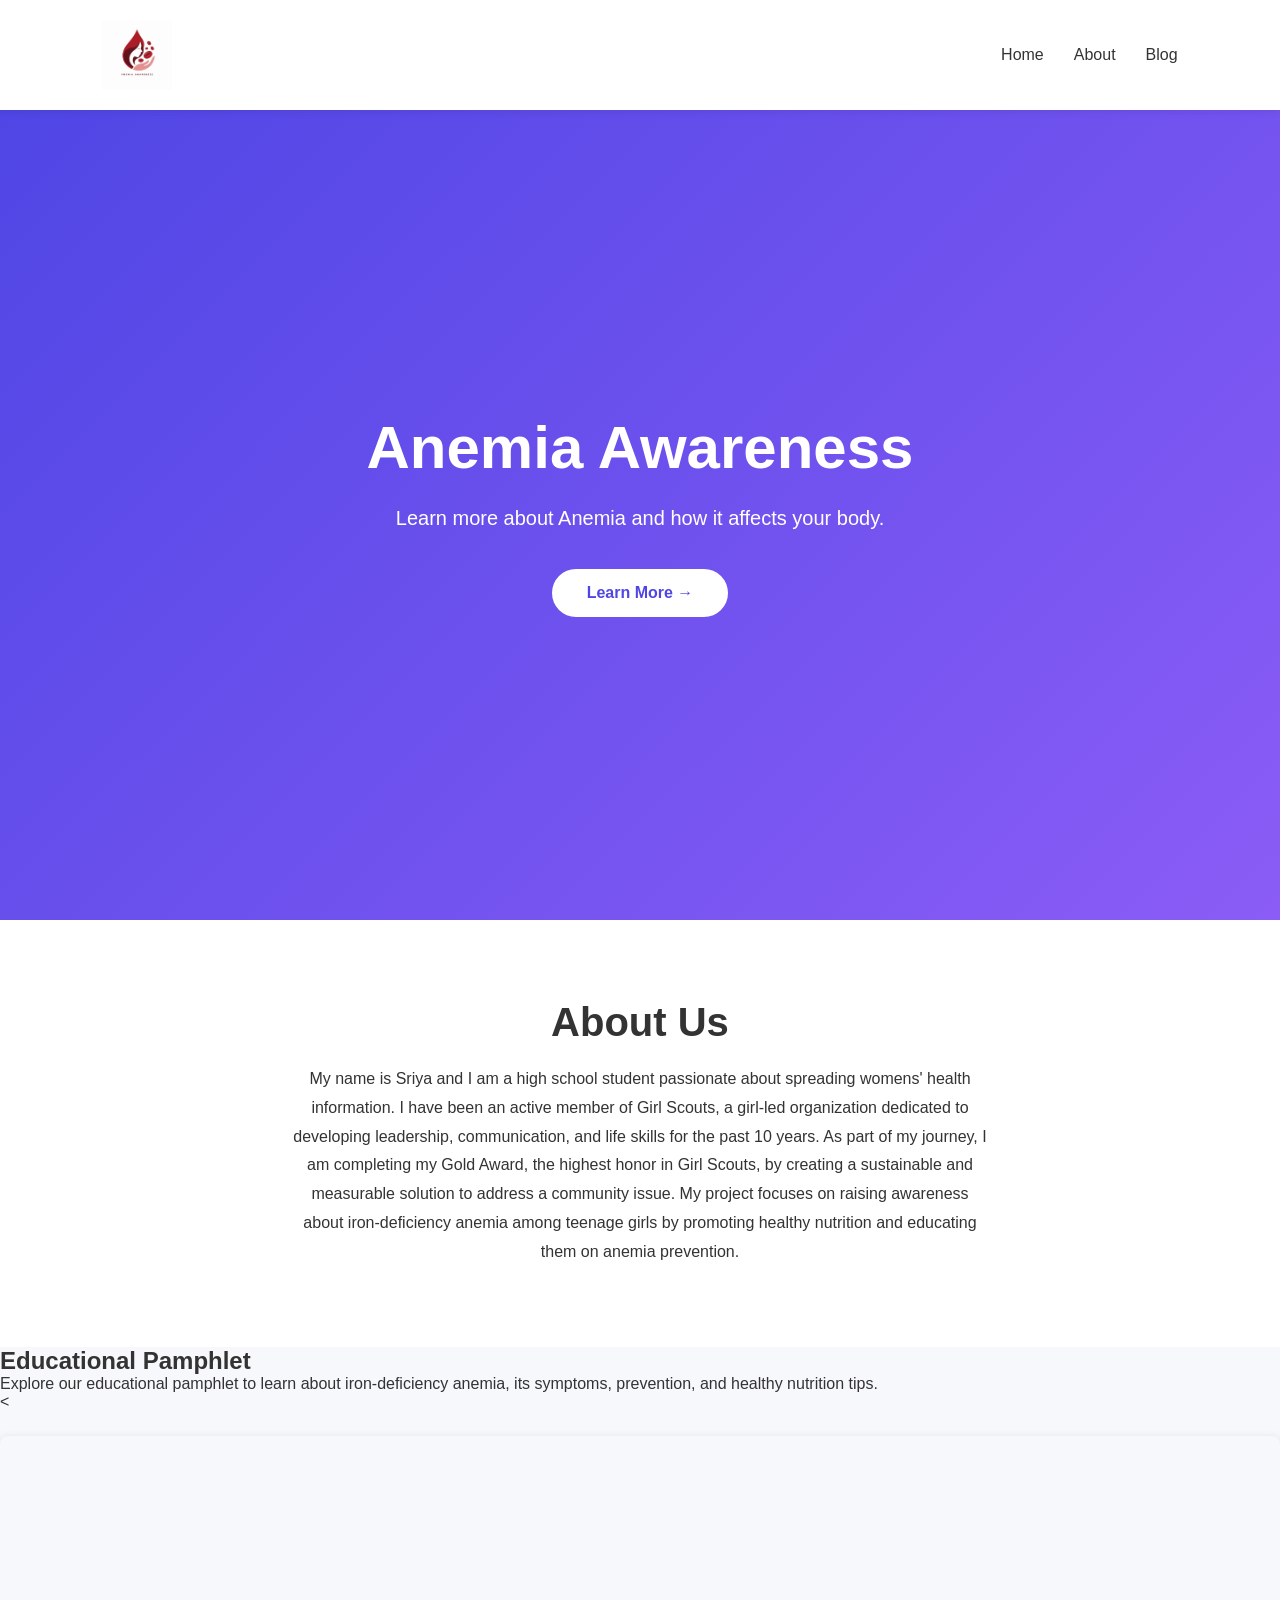
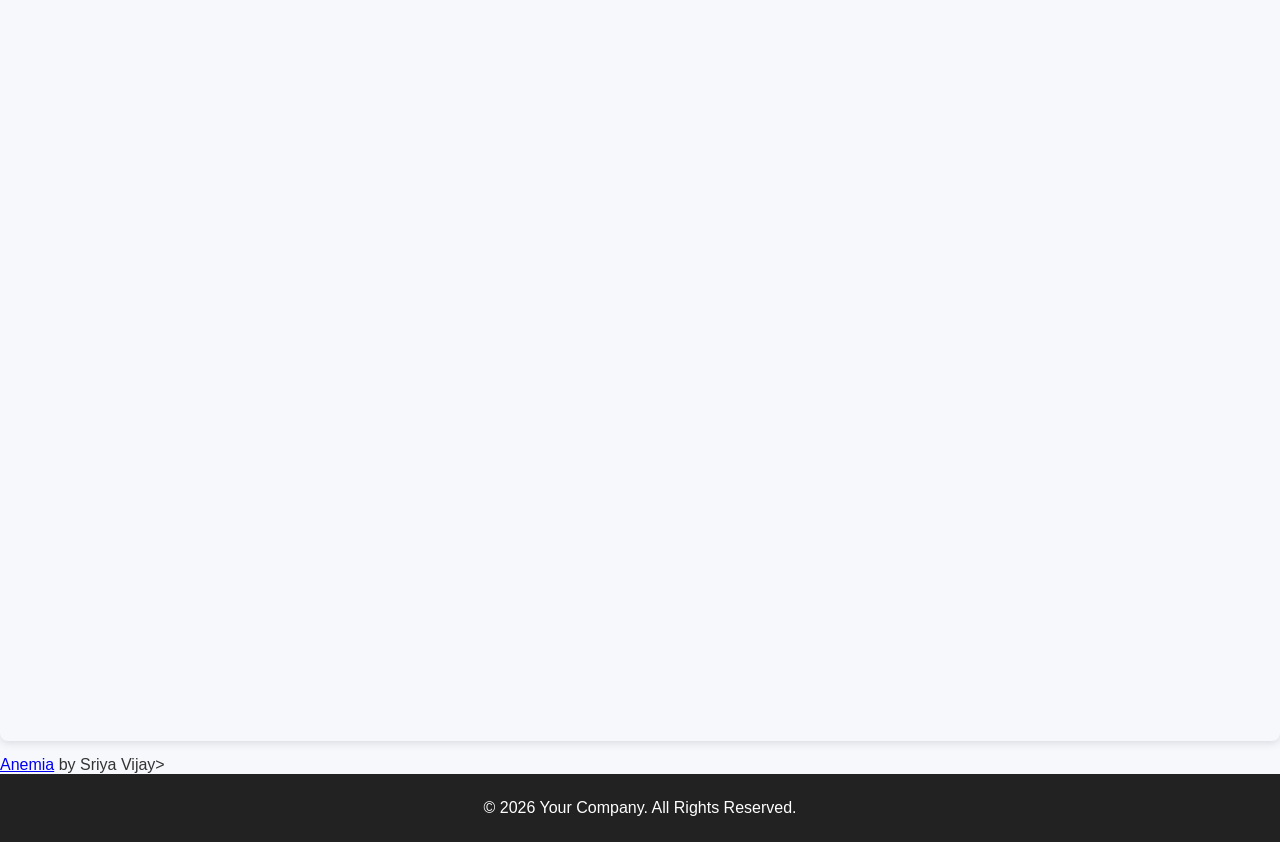
<file: index.html>
<!DOCTYPE html>
<html lang="en">
<head>
    <!-- Google tag (gtag.js) -->
<script async src="https://www.googletagmanager.com/gtag/js?id=G-XXXXXXXXXX"></script>

<script>
window.dataLayer = window.dataLayer || [];
function gtag(){dataLayer.push(arguments);}
gtag('js', new Date());

gtag('config', 'G-BL1N2NW4ZD');
</script>
    
    <meta charset="UTF-8">
    <meta name="viewport" content="width=device-width, initial-scale=1.0">
    <title>Modern Website</title>
    <link rel="stylesheet" href="style.css">
</head>
<body>

<header>
    <nav class="navbar">
        <div class="logo">
    <a href="index.html">
        <img src="images/anemia-logo.png.png" alt="Anemia Awareness Logo">
    </a>
</div>
        <ul class="nav-links">
            <li><a href="#">Home</a></li>
            <li><a href="#about">About</a></li>
            <li><a href="blog.html">Blog</a></li>
        </ul>
    </nav>

    <div class="hero">
        <div class="hero-text">
            <h1>Anemia Awareness</h1>
            <p>Learn more about Anemia and how it affects your body.</p>
            <a href="anemia.html" class="hero-btn">
    Learn More →
</a>
        </div>
    </div>
</header>

<section id="about" class="about">
    <div class="about-text">
        <h2>About Us</h2>
        <p>
            My name is Sriya and I am a high school student passionate about spreading womens' health information. I have been an active member of Girl Scouts, a girl-led organization dedicated 
        to developing leadership, communication, and life skills for the past 10 years. As part of my journey, I am completing my Gold Award, the highest honor in Girl Scouts, by creating a sustainable and measurable solution to address a community issue.
My project focuses on raising awareness about iron-deficiency anemia among teenage girls by promoting healthy nutrition and educating them on anemia prevention.

        </p>
    </div>
</section>

<section id="pamphlet">

<h2>Educational Pamphlet</h2>

<p>
Explore our educational pamphlet to learn about iron-deficiency anemia,
its symptoms, prevention, and healthy nutrition tips.
</p>

<div class="pamphlet">

<<div style="position: relative; width: 100%; height: 0; padding-top: 70.7071%;
 padding-bottom: 0; box-shadow: 0 2px 8px 0 rgba(63,69,81,0.16); margin-top: 1.6em; margin-bottom: 0.9em; overflow: hidden;
 border-radius: 8px; will-change: transform;">
  <iframe loading="lazy" style="position: absolute; width: 100%; height: 100%; top: 0; left: 0; border: none; padding: 0;margin: 0;"
    src="https://www.canva.com/design/DAHP5Bk3O-w/OZLHiymTXyANLclSL-EcGg/view?embed" allowfullscreen="allowfullscreen" allow="fullscreen">
  </iframe>
</div>
<a href="https:&#x2F;&#x2F;www.canva.com&#x2F;design&#x2F;DAHP5Bk3O-w&#x2F;OZLHiymTXyANLclSL-EcGg&#x2F;
    view?utm_content=DAHP5Bk3O-w&amp;utm_campaign=designshare&amp;utm_medium=embeds&amp;utm_source=link"
    target="_blank" rel="noopener">Anemia</a> by Sriya Vijay>

</div>

</section>
    
<footer>
    <p>© 2026 Your Company. All Rights Reserved.</p>
</footer>
</body>
</html>
</file>
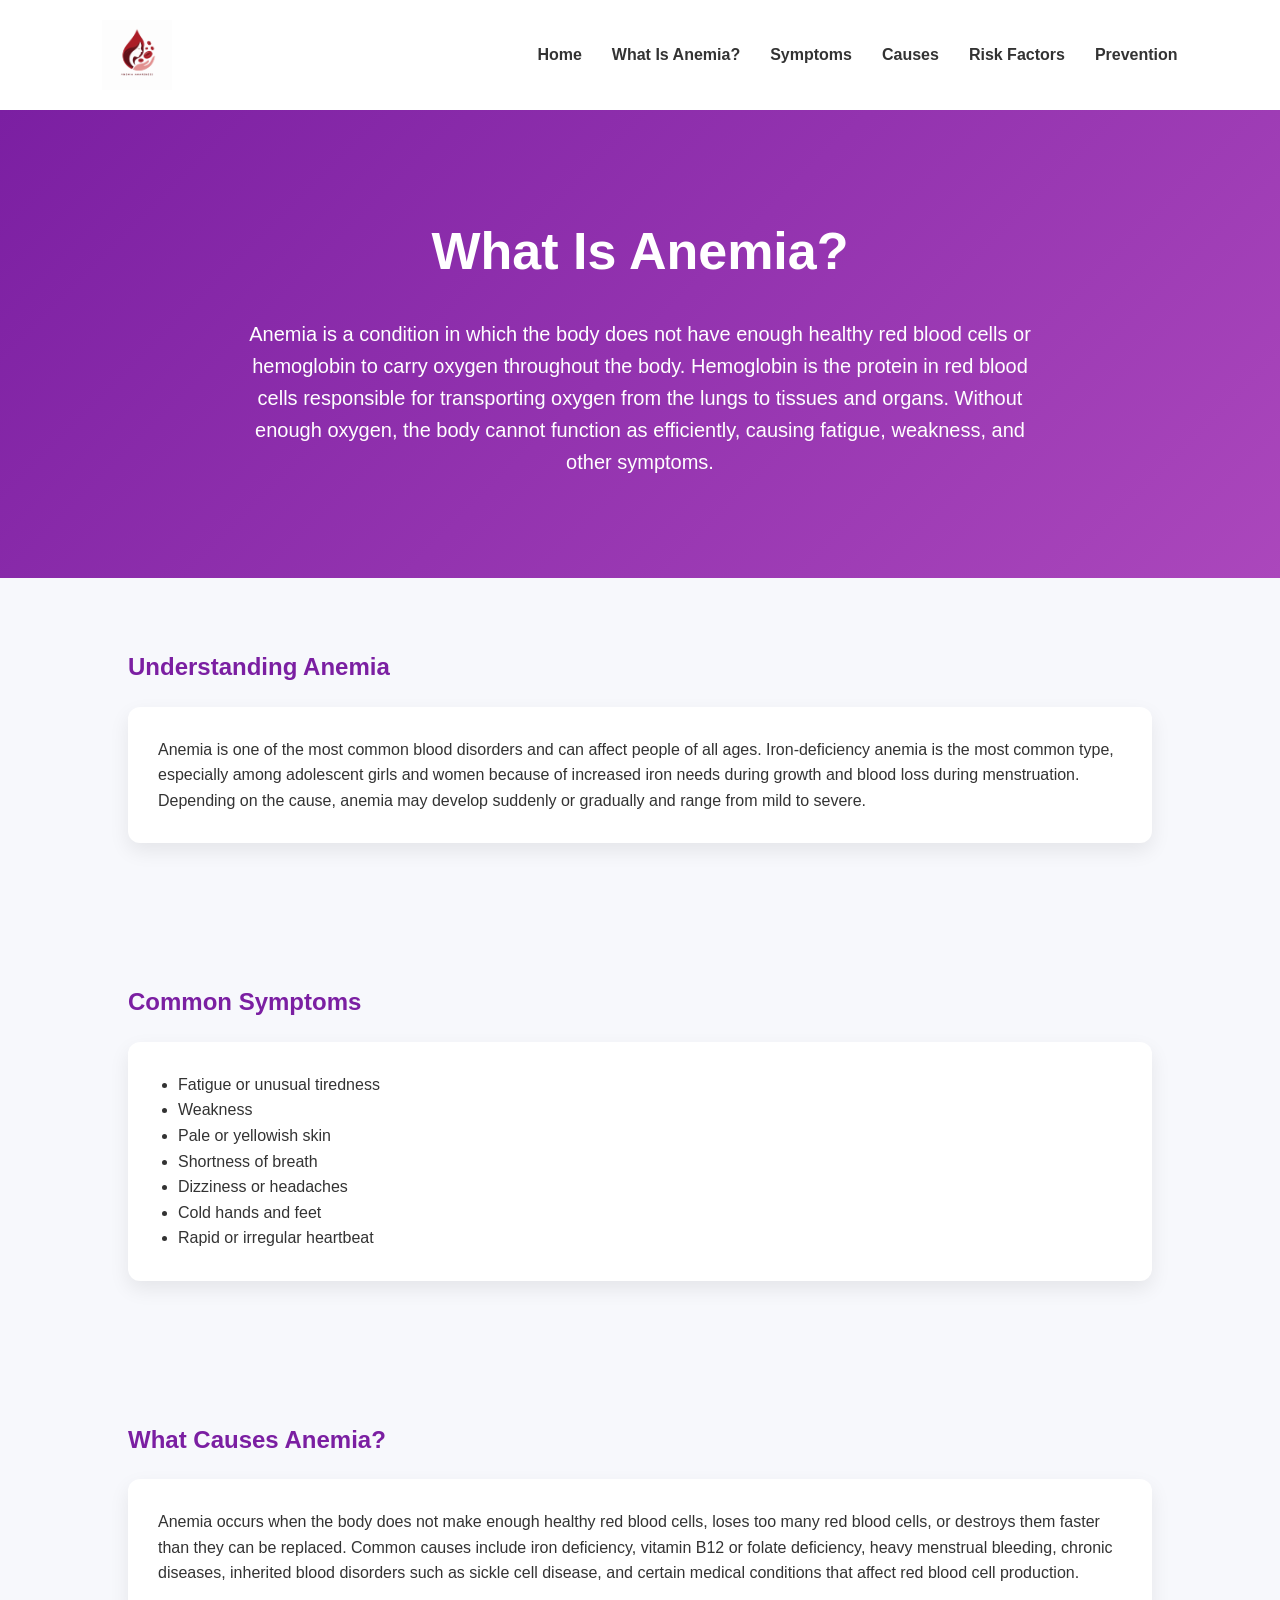
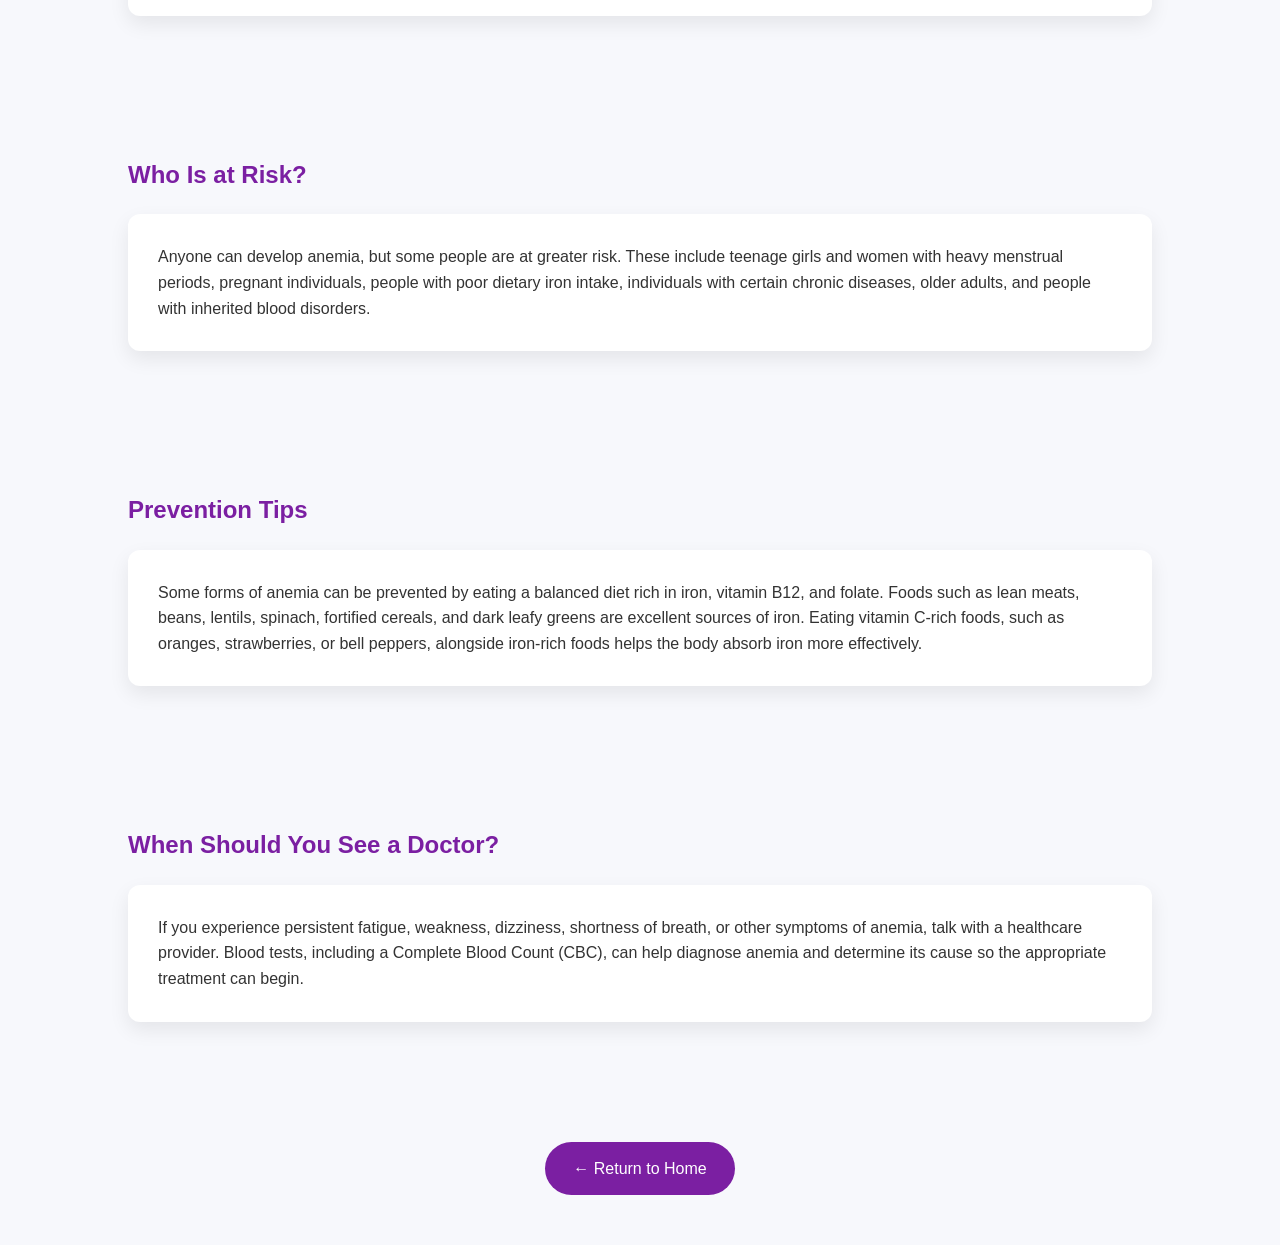
<file: anemia.html>
<!DOCTYPE html>
<html lang="en">
<head>
       <!-- Google tag (gtag.js) -->
<script async src="https://www.googletagmanager.com/gtag/js?id=G-XXXXXXXXXX"></script>

<script>
window.dataLayer = window.dataLayer || [];
function gtag(){dataLayer.push(arguments);}
gtag('js', new Date());

gtag('config', 'G-BL1N2NW4ZD');
</script>
    <meta charset="UTF-8">
    <meta name="viewport" content="width=device-width, initial-scale=1.0">
    <title>What is Anemia?</title>
    <link rel="stylesheet" href="anemia.css">
</head>

<body>

<header>
    <nav>
        <div class="logo">
    <a href="index.html">
        <img src=images/anemia-logo.png.png alt="Anemia Awareness Logo">
    </a>
</div>

        <ul>
            <li><a href="index.html">Home</a></li>
            <li><a href="#what">What Is Anemia?</a></li>
            <li><a href="#symptoms">Symptoms</a></li>
            <li><a href="#causes">Causes</a></li>
            <li><a href="#risk">Risk Factors</a></li>
            <li><a href="#prevention">Prevention</a></li>
        </ul>
    </nav>
</header>

<section class="hero">

<h1>What Is Anemia?</h1>

<p>
Anemia is a condition in which the body does not have enough healthy red blood cells
or hemoglobin to carry oxygen throughout the body. Hemoglobin is the protein in red
blood cells responsible for transporting oxygen from the lungs to tissues and organs.
Without enough oxygen, the body cannot function as efficiently, causing fatigue,
weakness, and other symptoms.
</p>

</section>

<section id="what">

<h2>Understanding Anemia</h2>

<div class="card">

<p>
Anemia is one of the most common blood disorders and can affect people of all ages.
Iron-deficiency anemia is the most common type, especially among adolescent girls and
women because of increased iron needs during growth and blood loss during menstruation.
Depending on the cause, anemia may develop suddenly or gradually and range from mild
to severe.
</p>

</div>

</section>

<section id="symptoms">

<h2>Common Symptoms</h2>

<div class="card">

<ul>
<li>Fatigue or unusual tiredness</li>
<li>Weakness</li>
<li>Pale or yellowish skin</li>
<li>Shortness of breath</li>
<li>Dizziness or headaches</li>
<li>Cold hands and feet</li>
<li>Rapid or irregular heartbeat</li>
</ul>

</div>

</section>

<section id="causes">

<h2>What Causes Anemia?</h2>

<div class="card">

<p>
Anemia occurs when the body does not make enough healthy red blood cells,
loses too many red blood cells, or destroys them faster than they can be replaced.
Common causes include iron deficiency, vitamin B12 or folate deficiency,
heavy menstrual bleeding, chronic diseases, inherited blood disorders such as
sickle cell disease, and certain medical conditions that affect red blood cell production.
</p>

</div>

</section>

<section id="risk">

<h2>Who Is at Risk?</h2>

<div class="card">

<p>
Anyone can develop anemia, but some people are at greater risk. These include
teenage girls and women with heavy menstrual periods, pregnant individuals,
people with poor dietary iron intake, individuals with certain chronic diseases,
older adults, and people with inherited blood disorders.
</p>

</div>

</section>

<section id="prevention">

<h2>Prevention Tips</h2>

<div class="card">

<p>
Some forms of anemia can be prevented by eating a balanced diet rich in iron,
vitamin B12, and folate. Foods such as lean meats, beans, lentils, spinach,
fortified cereals, and dark leafy greens are excellent sources of iron.
Eating vitamin C-rich foods, such as oranges, strawberries, or bell peppers,
alongside iron-rich foods helps the body absorb iron more effectively.
</p>

</div>

</section>

<section>

<h2>When Should You See a Doctor?</h2>

<div class="card">

<p>
If you experience persistent fatigue, weakness, dizziness, shortness of breath,
or other symptoms of anemia, talk with a healthcare provider. Blood tests,
including a Complete Blood Count (CBC), can help diagnose anemia and determine
its cause so the appropriate treatment can begin.
</p>

</div>

</section>

<footer>

<a class="back" href="index.html">
← Return to Home
</a>

</footer>

</body>
</html>
</file>
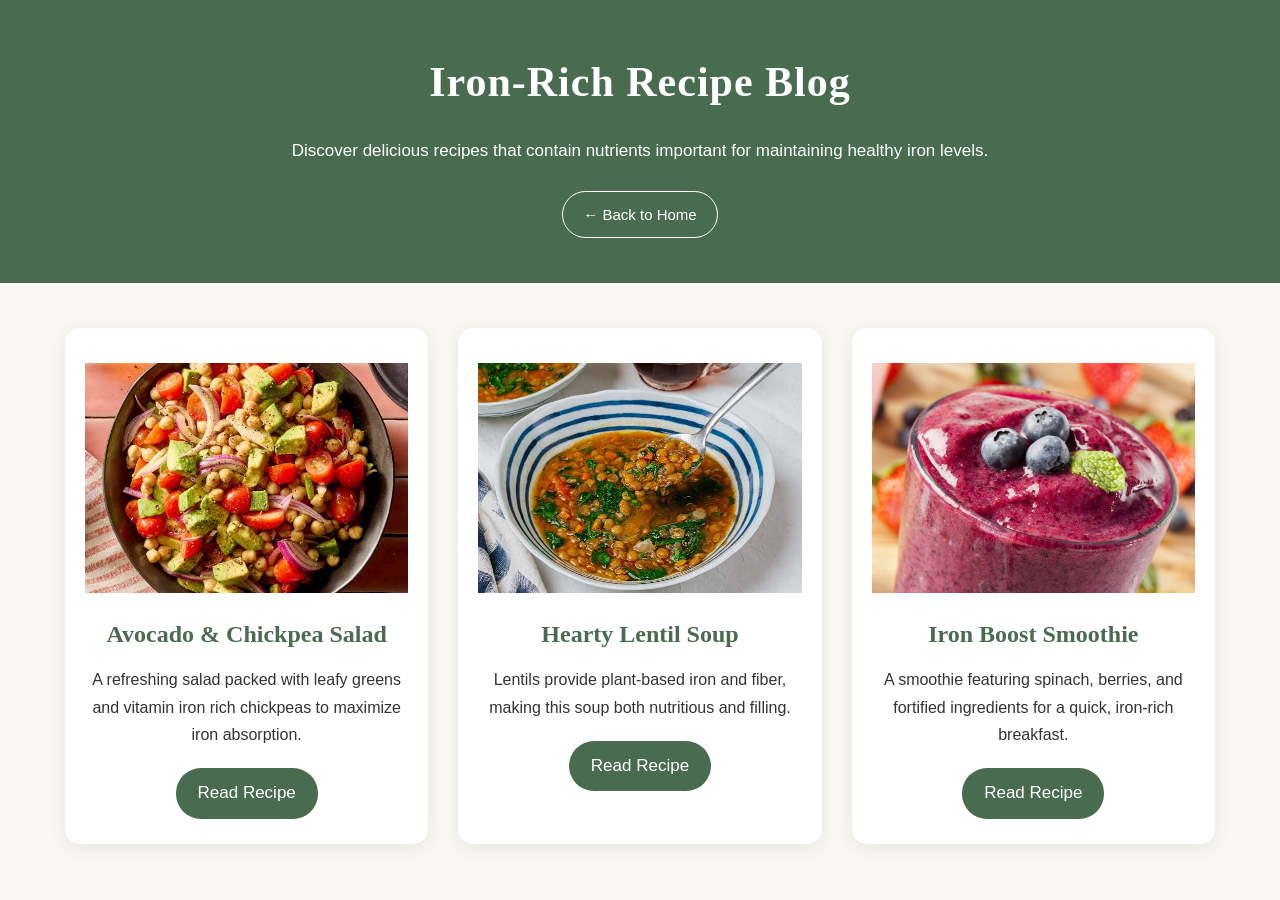
<file: blog.html>
<!DOCTYPE html>
<html lang="en">
<head>
    <!-- Google Analytics -->
    <script async src="https://www.googletagmanager.com/gtag/js?id=G-XXXXXXXXXX"></script>
    <script>
        window.dataLayer = window.dataLayer || [];
        function gtag(){dataLayer.push(arguments);}
        gtag('js', new Date());
        gtag('config', 'G-BL1N2NW4ZD');
    </script>

    <meta charset="UTF-8">
    <meta name="viewport" content="width=device-width, initial-scale=1.0">
    <title>Iron-Rich Recipes</title>
    <link rel="stylesheet" href="blog.css">
</head>

<body>

<header>
    <h1>Iron-Rich Recipe Blog</h1>

    <p>
        Discover delicious recipes that contain nutrients important
        for maintaining healthy iron levels.
    </p>

    <a href="index.html" class="home-btn">← Back to Home</a>
</header>

<main class="recipe-grid">

    <div class="recipe-card">
        <img
            src="images/chickpea-salad.jpg"
            alt="Avocado & Chickpea Salad"
            class="recipe-image"
            loading="lazy"
        >

        <h2>Avocado & Chickpea Salad</h2>

        <p>
            A refreshing salad packed with leafy greens and
            vitamin iron rich chickpeas to maximize iron absorption.
        </p>

        <a href="recipe1.html">Read Recipe</a>
    </div>

    <div class="recipe-card">
        <img
            src="images/lentil-soup.jpg"
            alt="Hearty lentil soup"
            class="recipe-image"
            loading="lazy"
        >

        <h2>Hearty Lentil Soup</h2>

        <p>
            Lentils provide plant-based iron and fiber, making this
            soup both nutritious and filling.
        </p>

        <a href="recipe2.html">Read Recipe</a>
    </div>

    <div class="recipe-card">
        <img
            src="images/smoothie.jpg"
            alt="Berry smoothie"
            class="recipe-image"
            loading="lazy"
        >

        <h2>Iron Boost Smoothie</h2>

        <p>
            A smoothie featuring spinach, berries, and fortified
            ingredients for a quick, iron-rich breakfast.
        </p>

        <a href="recipe3.html">Read Recipe</a>
    </div>

</main>

</body>
</html>
</file>
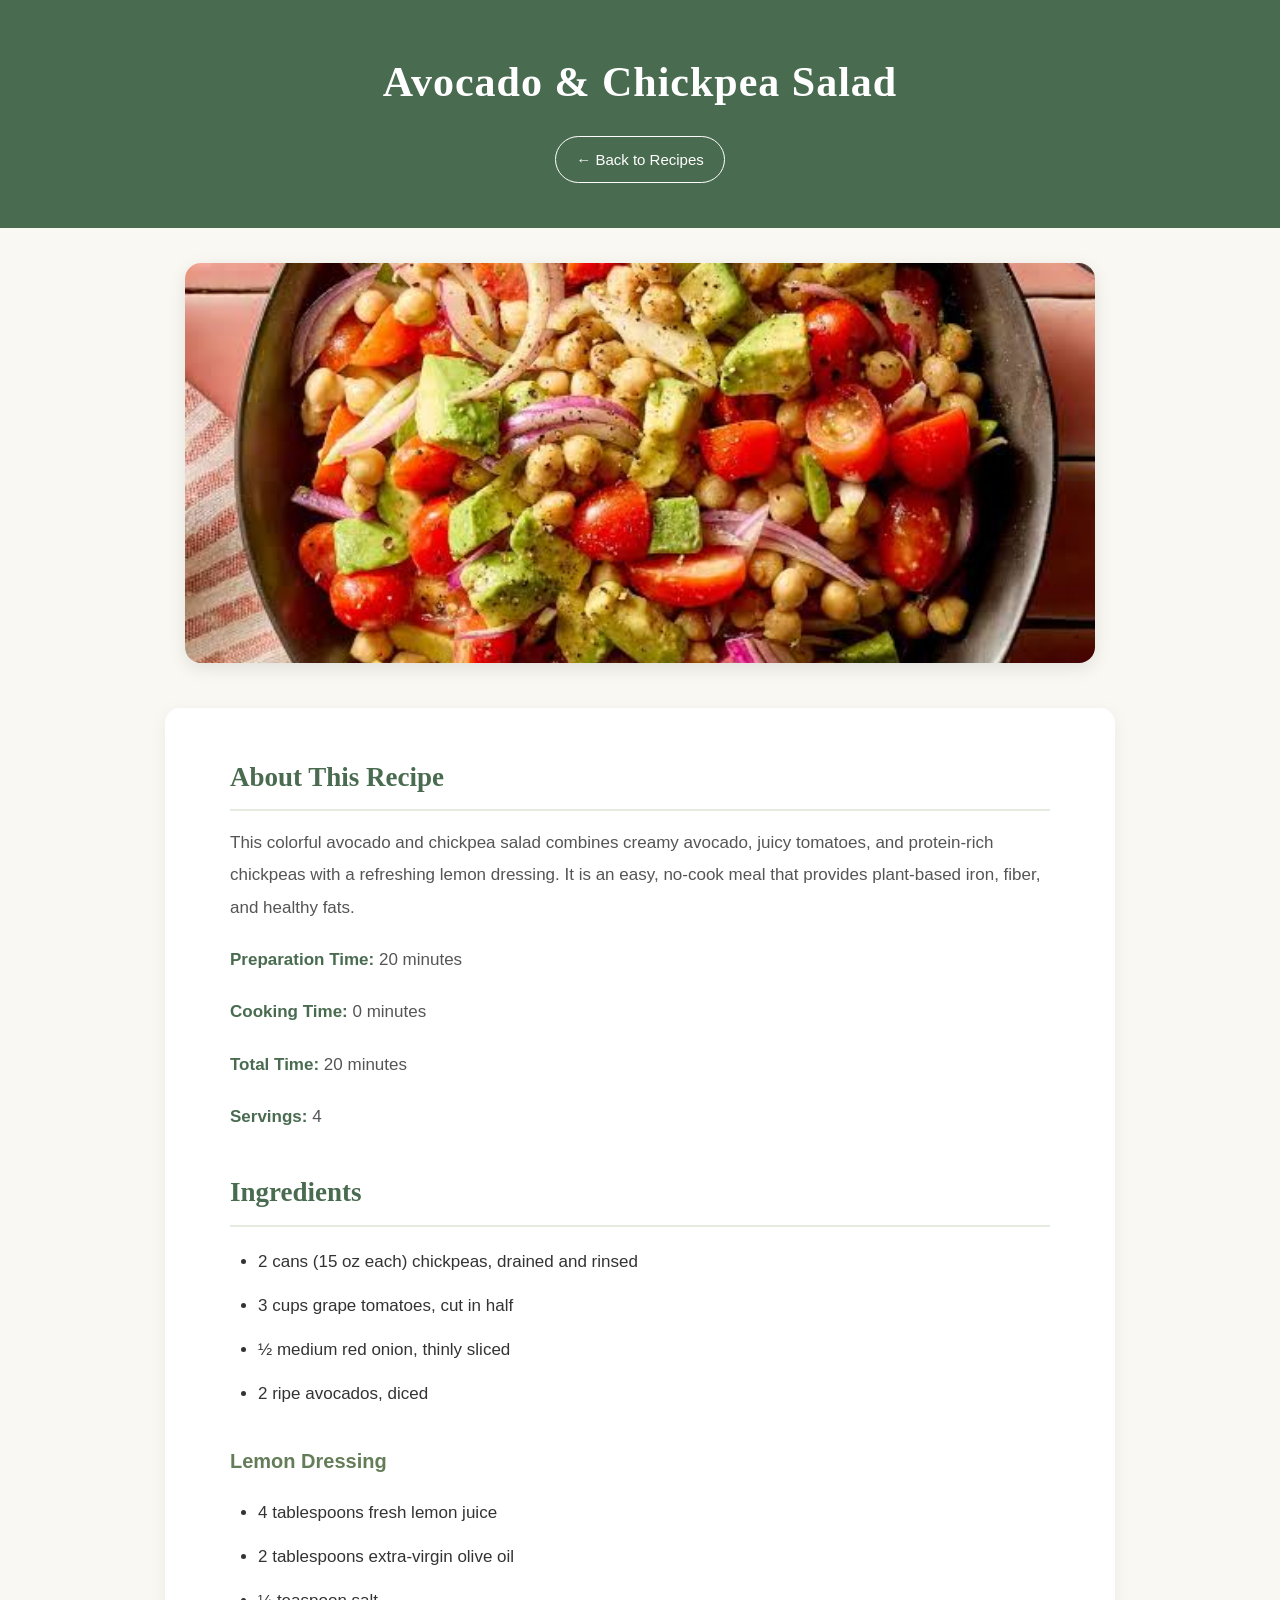
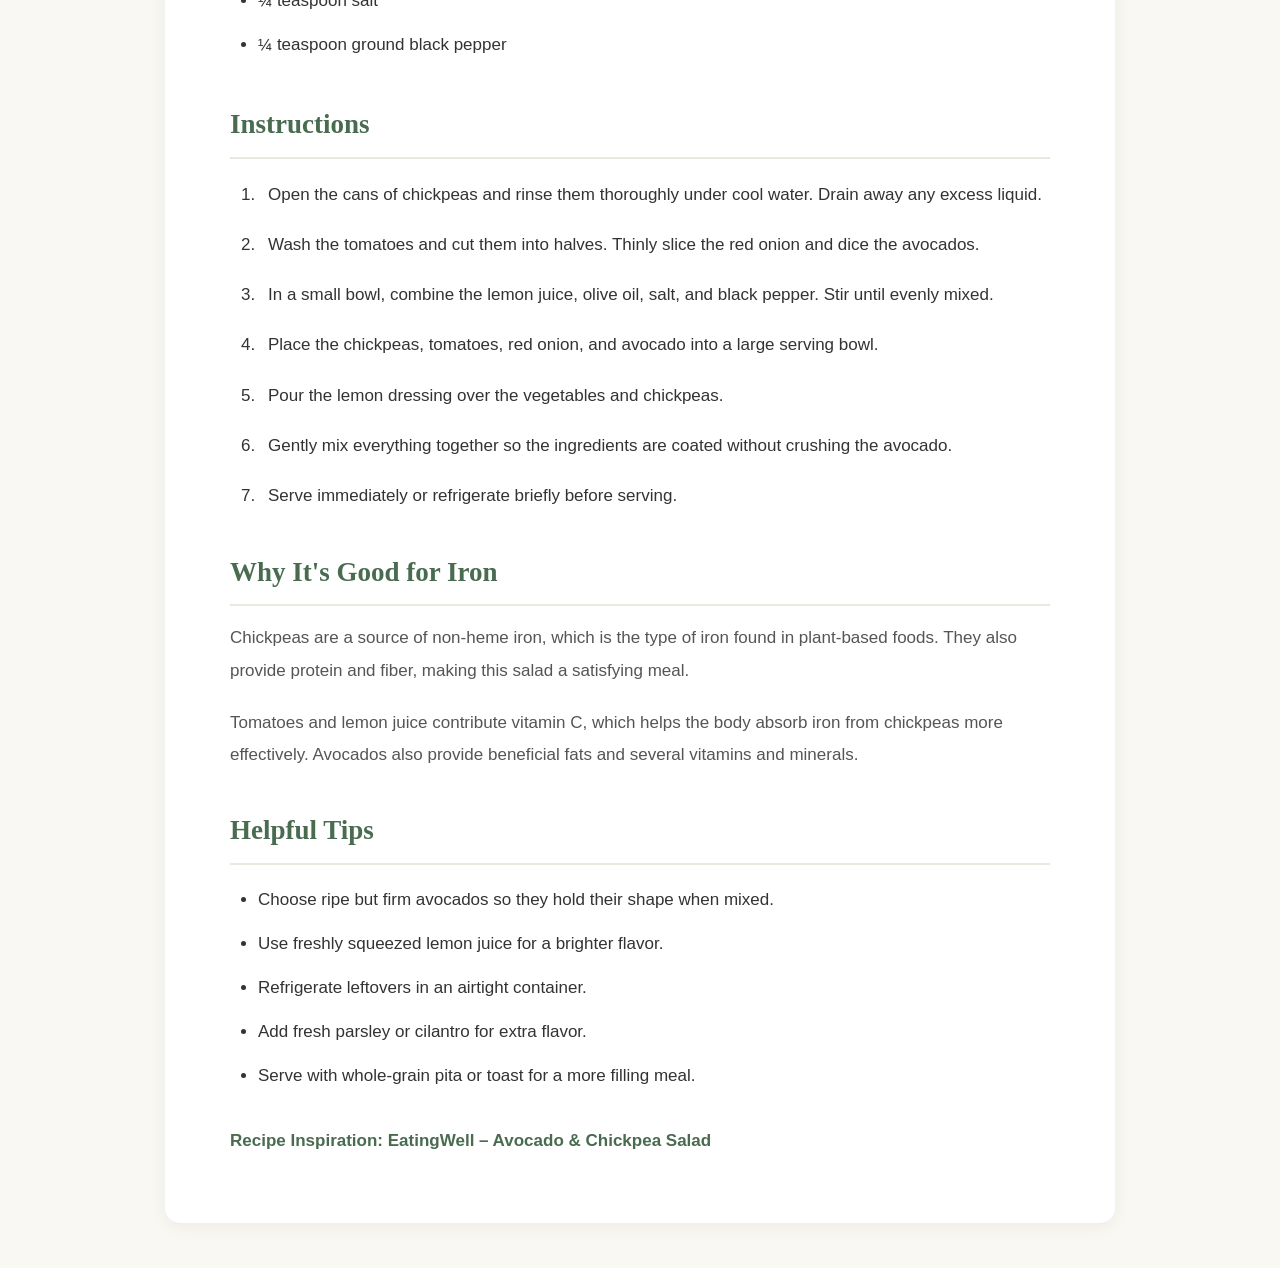
<file: chickpea salad.html>
<!DOCTYPE html>
<html lang="en">
<head>
    <meta charset="UTF-8">
    <meta name="viewport" content="width=device-width, initial-scale=1.0">

    <title>Avocado & Chickpea Salad</title>

    <link rel="stylesheet" href="blog.css">
</head>

<body>

<header>
    <h1>Avocado & Chickpea Salad</h1>
    <a class="home-btn" href="blog.html">← Back to Recipes</a>
</header>

<!-- Recipe Image -->
<div class="recipe-image">
    <img
        src="images/chickpea-salad.jpg"
        alt="Fresh avocado and chickpea salad"
    >
</div>

<section>

    <h2>About This Recipe</h2>

    <p>
        This colorful avocado and chickpea salad combines creamy
        avocado, juicy tomatoes, and protein-rich chickpeas with
        a refreshing lemon dressing. It is an easy, no-cook meal
        that provides plant-based iron, fiber, and healthy fats.
    </p>

    <p><strong>Preparation Time:</strong> 20 minutes</p>
    <p><strong>Cooking Time:</strong> 0 minutes</p>
    <p><strong>Total Time:</strong> 20 minutes</p>
    <p><strong>Servings:</strong> 4</p>

    <h2>Ingredients</h2>

    <ul>
        <li>2 cans (15 oz each) chickpeas, drained and rinsed</li>
        <li>3 cups grape tomatoes, cut in half</li>
        <li>½ medium red onion, thinly sliced</li>
        <li>2 ripe avocados, diced</li>
    </ul>

    <h3>Lemon Dressing</h3>

    <ul>
        <li>4 tablespoons fresh lemon juice</li>
        <li>2 tablespoons extra-virgin olive oil</li>
        <li>¼ teaspoon salt</li>
        <li>¼ teaspoon ground black pepper</li>
    </ul>

    <h2>Instructions</h2>

    <ol>
        <li>
            Open the cans of chickpeas and rinse them thoroughly
            under cool water. Drain away any excess liquid.
        </li>

        <li>
            Wash the tomatoes and cut them into halves.
            Thinly slice the red onion and dice the avocados.
        </li>

        <li>
            In a small bowl, combine the lemon juice, olive oil,
            salt, and black pepper. Stir until evenly mixed.
        </li>

        <li>
            Place the chickpeas, tomatoes, red onion, and avocado
            into a large serving bowl.
        </li>

        <li>
            Pour the lemon dressing over the vegetables and
            chickpeas.
        </li>

        <li>
            Gently mix everything together so the ingredients
            are coated without crushing the avocado.
        </li>

        <li>
            Serve immediately or refrigerate briefly before serving.
        </li>
    </ol>

    <h2>Why It's Good for Iron</h2>

    <p>
        Chickpeas are a source of non-heme iron, which is the
        type of iron found in plant-based foods. They also provide
        protein and fiber, making this salad a satisfying meal.
    </p>

    <p>
        Tomatoes and lemon juice contribute vitamin C, which helps
        the body absorb iron from chickpeas more effectively.
        Avocados also provide beneficial fats and several vitamins
        and minerals.
    </p>

    <h2>Helpful Tips</h2>

    <ul>
        <li>Choose ripe but firm avocados so they hold their shape when mixed.</li>
        <li>Use freshly squeezed lemon juice for a brighter flavor.</li>
        <li>Refrigerate leftovers in an airtight container.</li>
        <li>Add fresh parsley or cilantro for extra flavor.</li>
        <li>Serve with whole-grain pita or toast for a more filling meal.</li>
    </ul>

    <p>
        <strong>Recipe Inspiration:</strong>
        <a href="https://www.eatingwell.com/avocado-chickpea-salad-11705973"
           target="_blank"
           rel="noopener noreferrer">
            EatingWell – Avocado & Chickpea Salad
        </a>
    </p>

</section>

</body>
</html>


</section>

</body>
</html>
</file>
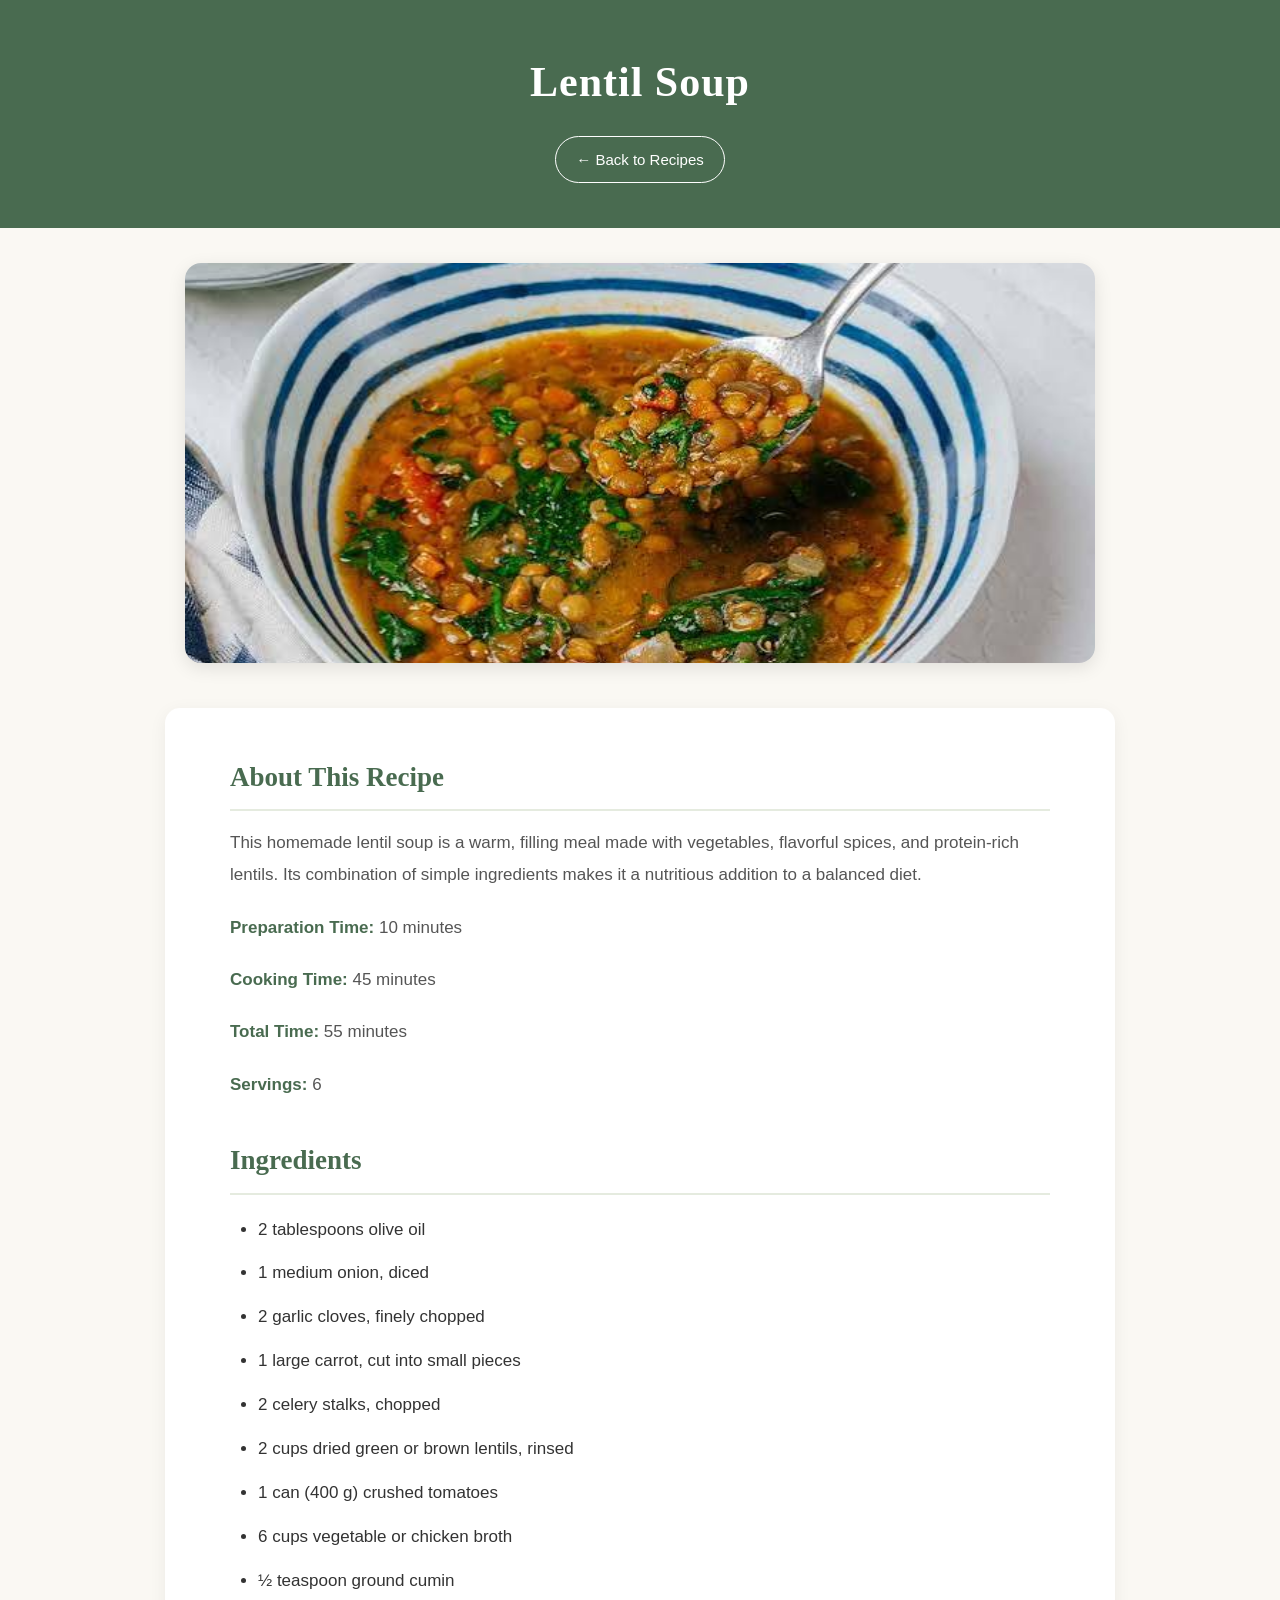
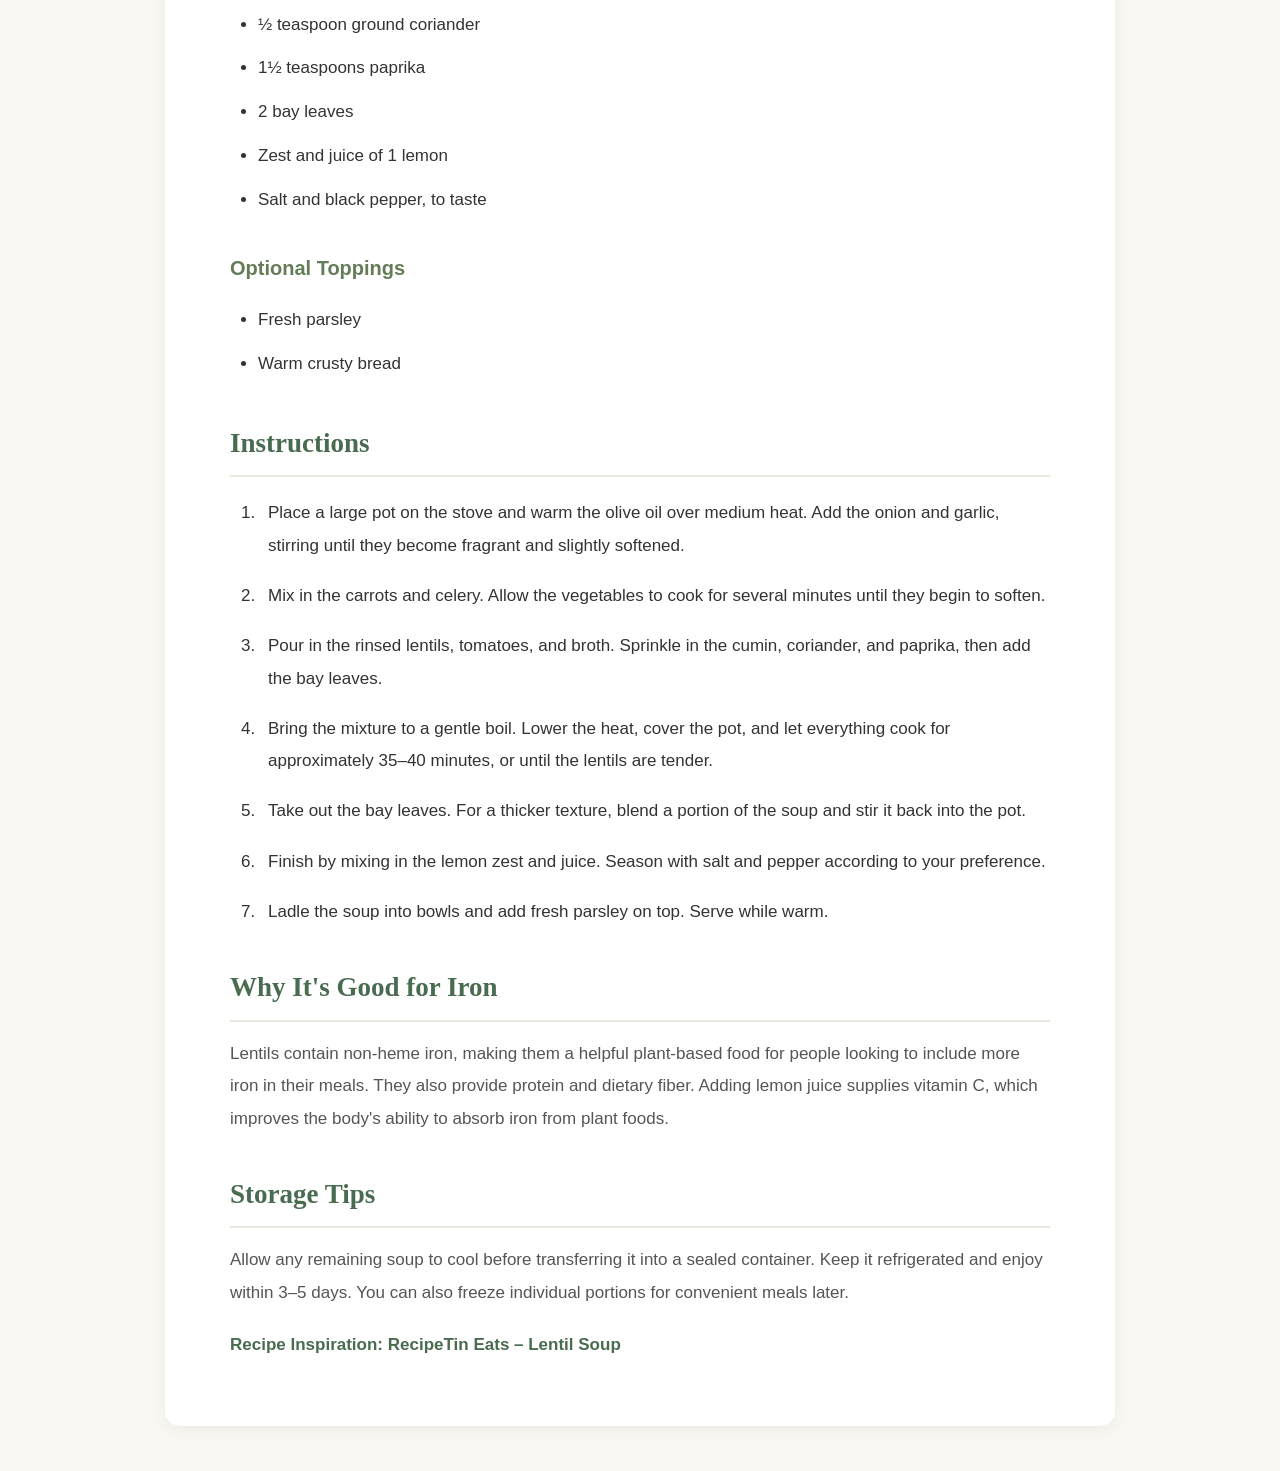
<file: lentilsoup.html>
<!DOCTYPE html>
<html lang="en">
<head>
    <meta charset="UTF-8">
    <meta name="viewport" content="width=device-width, initial-scale=1.0">

    <title>Lentil Soup</title>

    <link rel="stylesheet" href="blog.css">
</head>

<body>

<header>
    <h1>Lentil Soup</h1>
    <a class="home-btn" href="blog.html">← Back to Recipes</a>
</header>

<!-- Recipe Image -->
<div class="recipe-image">
    <img
        src="images/lentil-soup.jpg"
        alt="Homemade lentil soup"
    >
</div>

<section>

    <h2>About This Recipe</h2>

    <p>
        This homemade lentil soup is a warm, filling meal made with
        vegetables, flavorful spices, and protein-rich lentils.
        Its combination of simple ingredients makes it a nutritious
        addition to a balanced diet.
    </p>

    <p><strong>Preparation Time:</strong> 10 minutes</p>
    <p><strong>Cooking Time:</strong> 45 minutes</p>
    <p><strong>Total Time:</strong> 55 minutes</p>
    <p><strong>Servings:</strong> 6</p>

    <h2>Ingredients</h2>

    <ul>
        <li>2 tablespoons olive oil</li>
        <li>1 medium onion, diced</li>
        <li>2 garlic cloves, finely chopped</li>
        <li>1 large carrot, cut into small pieces</li>
        <li>2 celery stalks, chopped</li>
        <li>2 cups dried green or brown lentils, rinsed</li>
        <li>1 can (400 g) crushed tomatoes</li>
        <li>6 cups vegetable or chicken broth</li>
        <li>½ teaspoon ground cumin</li>
        <li>½ teaspoon ground coriander</li>
        <li>1½ teaspoons paprika</li>
        <li>2 bay leaves</li>
        <li>Zest and juice of 1 lemon</li>
        <li>Salt and black pepper, to taste</li>
    </ul>

    <h3>Optional Toppings</h3>

    <ul>
        <li>Fresh parsley</li>
        <li>Warm crusty bread</li>
    </ul>

    <h2>Instructions</h2>

    <ol>
        <li>
            Place a large pot on the stove and warm the olive oil
            over medium heat. Add the onion and garlic, stirring
            until they become fragrant and slightly softened.
        </li>

        <li>
            Mix in the carrots and celery. Allow the vegetables
            to cook for several minutes until they begin to soften.
        </li>

        <li>
            Pour in the rinsed lentils, tomatoes, and broth.
            Sprinkle in the cumin, coriander, and paprika, then
            add the bay leaves.
        </li>

        <li>
            Bring the mixture to a gentle boil. Lower the heat,
            cover the pot, and let everything cook for approximately
            35–40 minutes, or until the lentils are tender.
        </li>

        <li>
            Take out the bay leaves. For a thicker texture,
            blend a portion of the soup and stir it back into
            the pot.
        </li>

        <li>
            Finish by mixing in the lemon zest and juice.
            Season with salt and pepper according to your preference.
        </li>

        <li>
            Ladle the soup into bowls and add fresh parsley
            on top. Serve while warm.
        </li>
    </ol>

    <h2>Why It's Good for Iron</h2>

    <p>
        Lentils contain non-heme iron, making them a helpful
        plant-based food for people looking to include more iron
        in their meals. They also provide protein and dietary fiber.
        Adding lemon juice supplies vitamin C, which improves the
        body's ability to absorb iron from plant foods.
    </p>

    <h2>Storage Tips</h2>

    <p>
        Allow any remaining soup to cool before transferring it
        into a sealed container. Keep it refrigerated and enjoy
        within 3–5 days. You can also freeze individual portions
        for convenient meals later.
    </p>

    <p>
        <strong>Recipe Inspiration:</strong>
        <a href="https://www.recipetineats.com/lentil-soup/"
           target="_blank"
           rel="noopener noreferrer">
            RecipeTin Eats – Lentil Soup
        </a>
    </p>

</section>

</body>
</html>

</section>

</body>
</html>
</file>
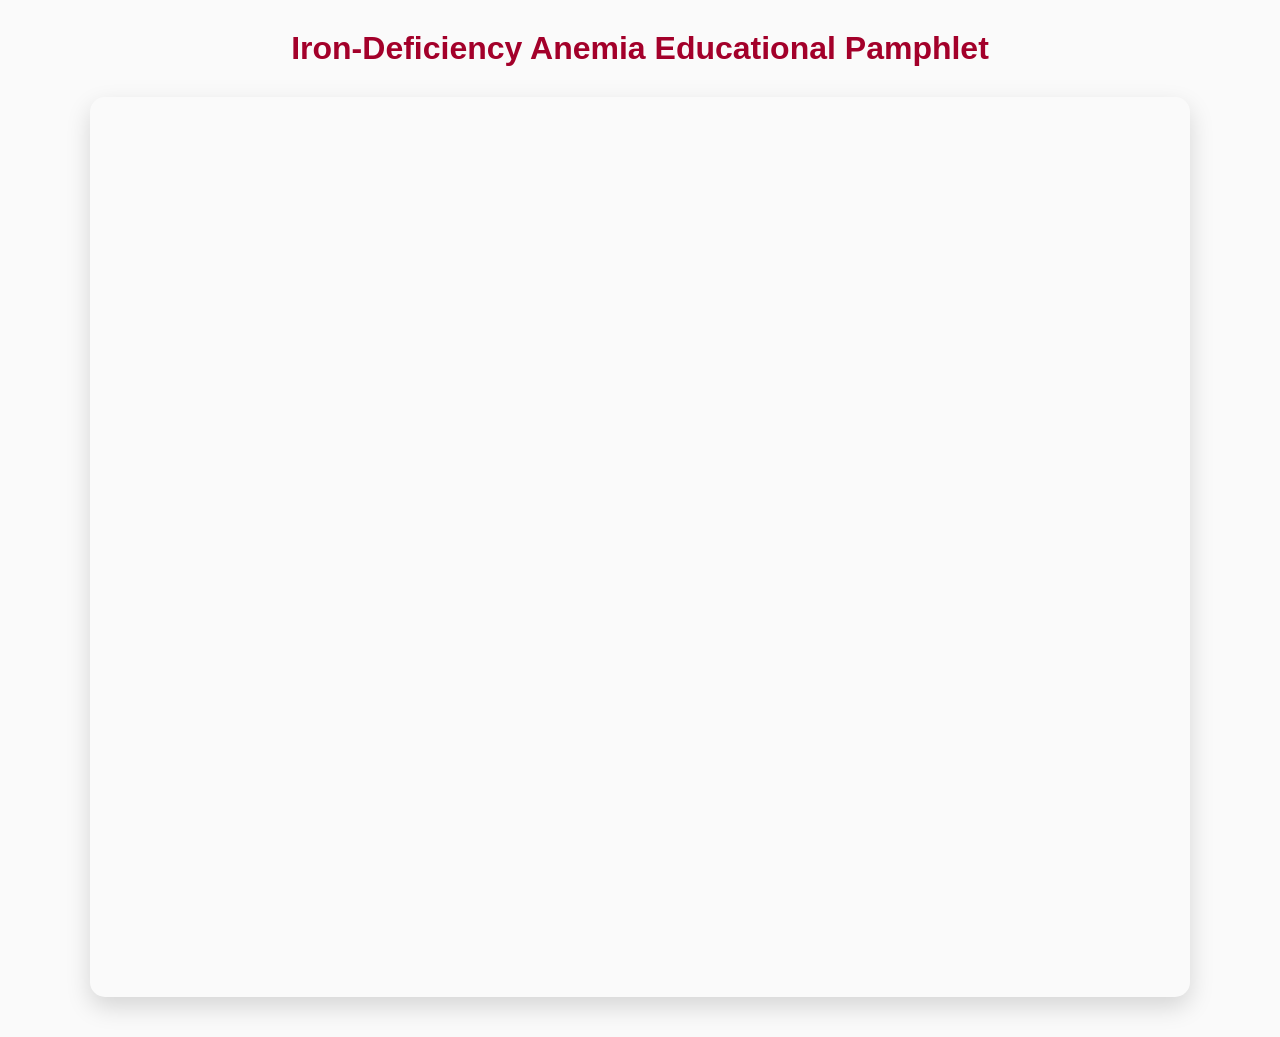
<file: pamphlet.html>
<!DOCTYPE html>
<html lang="en">
<head>
    <meta charset="UTF-8">
    <meta name="viewport" content="width=device-width, initial-scale=1.0">
    <title>Anemia Awareness Pamphlet</title>

    <style>
        body{
            margin:0;
            background:#fafafa;
            font-family:Arial, Helvetica, sans-serif;
        }

        h1{
            text-align:center;
            color:#a3002a;
            margin:30px 0;
        }

        .pamphlet{
            display:flex;
            justify-content:center;
            margin-bottom:40px;
        }

        iframe{
            width:90%;
            max-width:1100px;
            height:900px;
            border:none;
            border-radius:15px;
            box-shadow:0 10px 25px rgba(0,0,0,.15);
        }
    </style>
</head>

<body>

<h1>Iron-Deficiency Anemia Educational Pamphlet</h1>

<div class="pamphlet">

    <!-- Replace with Canva embed code -->
    <iframe
        src=https://www.canva.com/design/DAHP5Bk3O-w/OZLHiymTXyANLclSL-EcGg/view>
    </iframe>

</div>

</body>
</html>
</file>
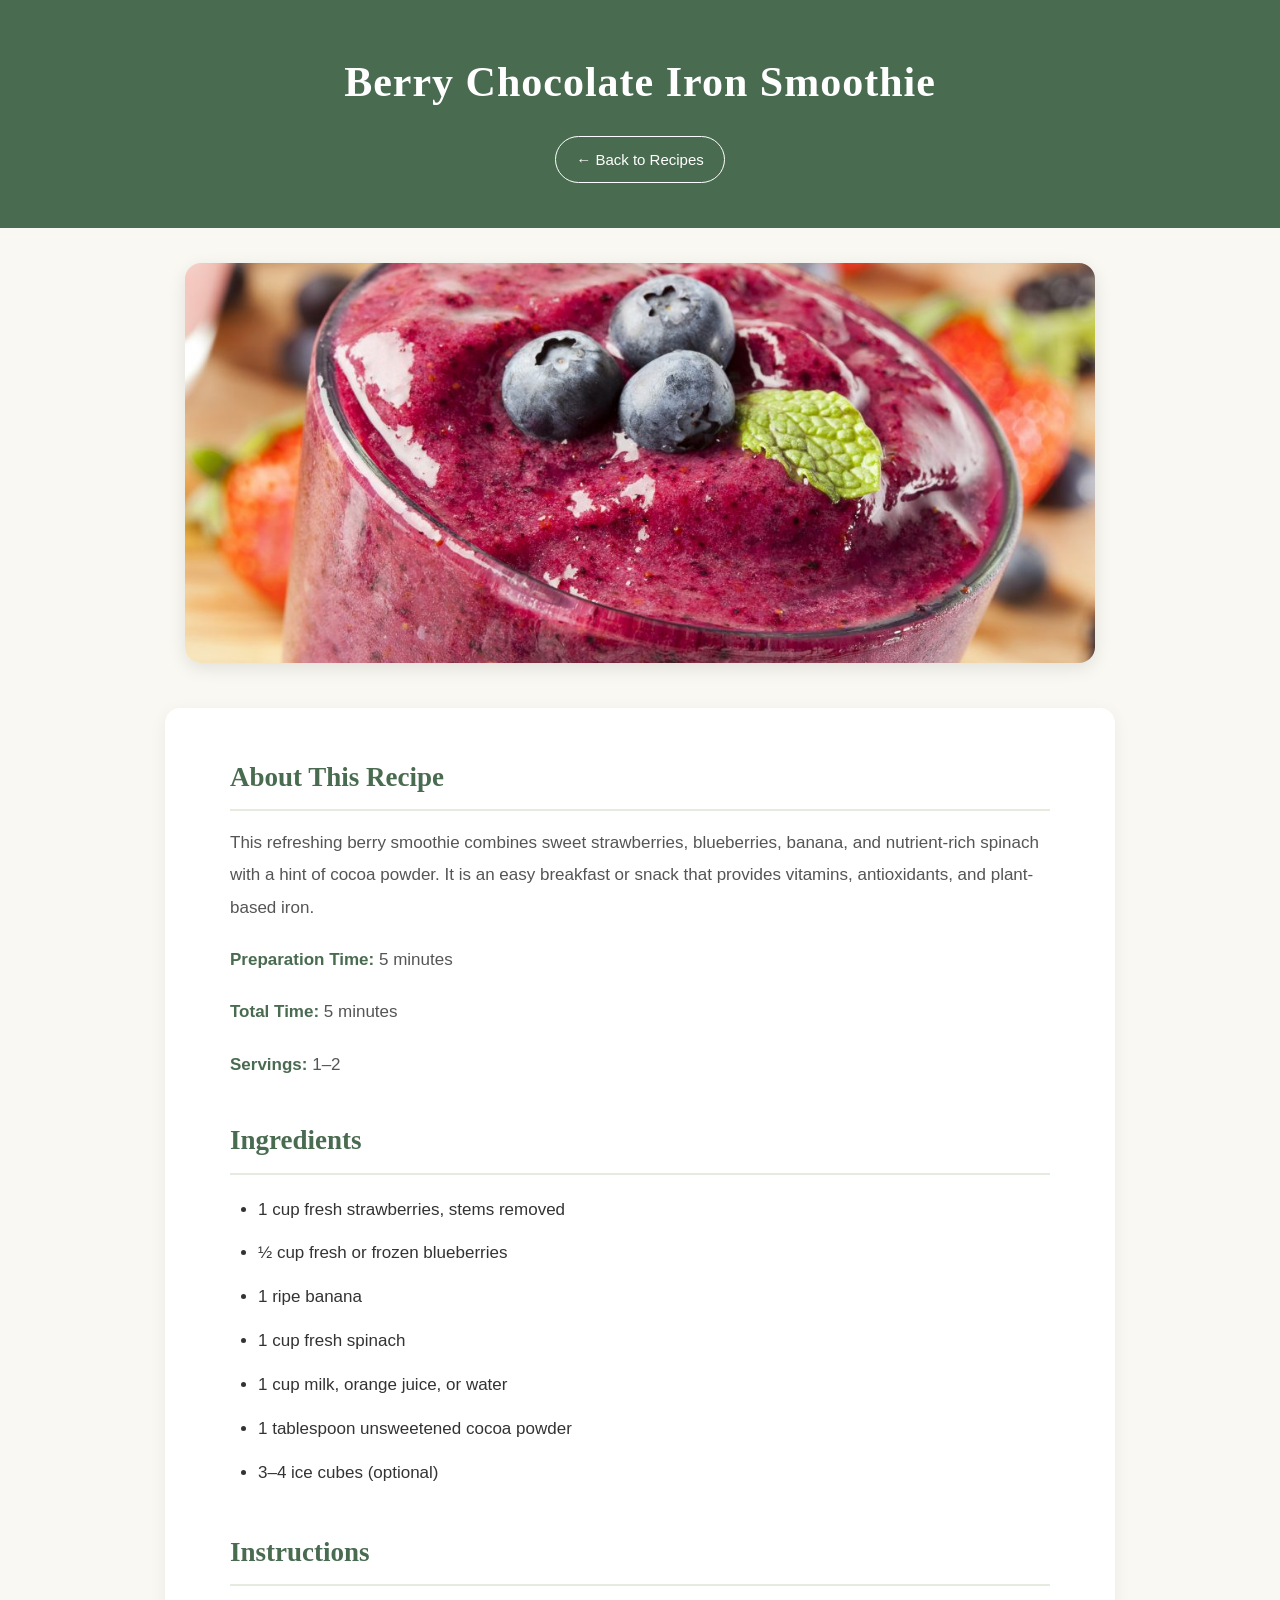
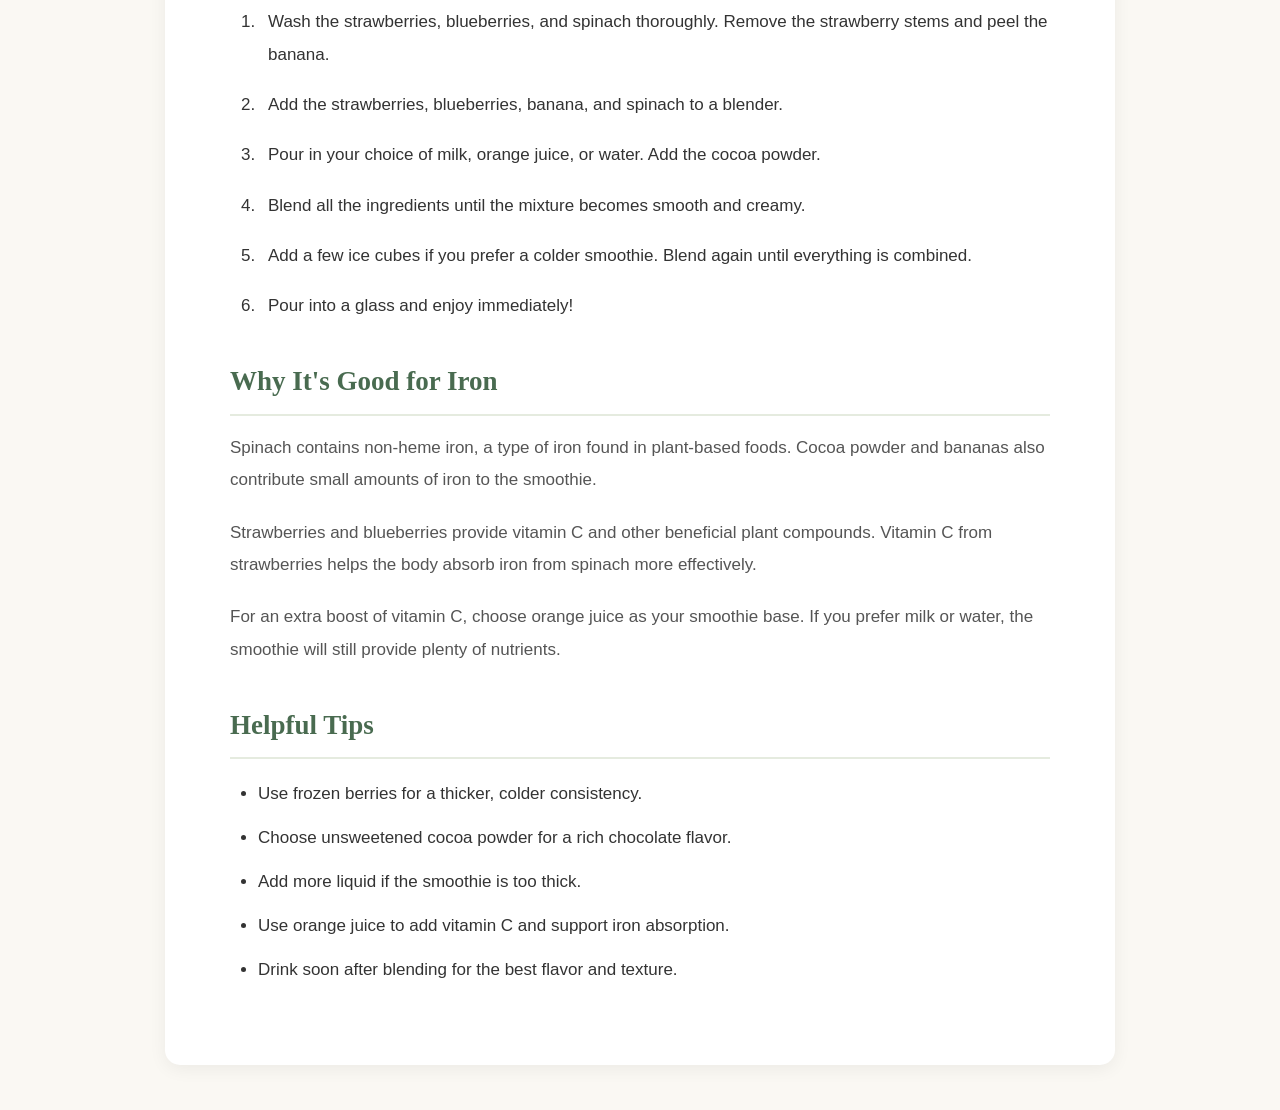
<file: recipe3.html>
<!DOCTYPE html>
<html lang="en">
<head>
    <meta charset="UTF-8">
    <meta name="viewport" content="width=device-width, initial-scale=1.0">

    <title>Berry Chocolate Iron Smoothie</title>

    <link rel="stylesheet" href="blog.css">
</head>

<body>

<header>
    <h1>Berry Chocolate Iron Smoothie</h1>
    <a class="home-btn" href="blog.html">← Back to Recipes</a>
</header>

<!-- Recipe Image -->
<div class="recipe-image">
    <img
        src="images/smoothie.jpg"
        alt="Strawberry blueberry smoothie"
    >
</div>

<section>

    <h2>About This Recipe</h2>

    <p>
        This refreshing berry smoothie combines sweet strawberries,
        blueberries, banana, and nutrient-rich spinach with a hint
        of cocoa powder. It is an easy breakfast or snack that provides
        vitamins, antioxidants, and plant-based iron.
    </p>

    <p><strong>Preparation Time:</strong> 5 minutes</p>
    <p><strong>Total Time:</strong> 5 minutes</p>
    <p><strong>Servings:</strong> 1–2</p>

    <h2>Ingredients</h2>

    <ul>
        <li>1 cup fresh strawberries, stems removed</li>
        <li>½ cup fresh or frozen blueberries</li>
        <li>1 ripe banana</li>
        <li>1 cup fresh spinach</li>
        <li>1 cup milk, orange juice, or water</li>
        <li>1 tablespoon unsweetened cocoa powder</li>
        <li>3–4 ice cubes (optional)</li>
    </ul>

    <h2>Instructions</h2>

    <ol>
        <li>
            Wash the strawberries, blueberries, and spinach thoroughly.
            Remove the strawberry stems and peel the banana.
        </li>

        <li>
            Add the strawberries, blueberries, banana, and spinach
            to a blender.
        </li>

        <li>
            Pour in your choice of milk, orange juice, or water.
            Add the cocoa powder.
        </li>

        <li>
            Blend all the ingredients until the mixture becomes
            smooth and creamy.
        </li>

        <li>
            Add a few ice cubes if you prefer a colder smoothie.
            Blend again until everything is combined.
        </li>

        <li>
            Pour into a glass and enjoy immediately!
        </li>
    </ol>

    <h2>Why It's Good for Iron</h2>

    <p>
        Spinach contains non-heme iron, a type of iron found in
        plant-based foods. Cocoa powder and bananas also contribute
        small amounts of iron to the smoothie.
    </p>

    <p>
        Strawberries and blueberries provide vitamin C and other
        beneficial plant compounds. Vitamin C from strawberries
        helps the body absorb iron from spinach more effectively.
    </p>

    <p>
        For an extra boost of vitamin C, choose orange juice as
        your smoothie base. If you prefer milk or water, the smoothie
        will still provide plenty of nutrients.
    </p>

    <h2>Helpful Tips</h2>

    <ul>
        <li>Use frozen berries for a thicker, colder consistency.</li>
        <li>Choose unsweetened cocoa powder for a rich chocolate flavor.</li>
        <li>Add more liquid if the smoothie is too thick.</li>
        <li>Use orange juice to add vitamin C and support iron absorption.</li>
        <li>Drink soon after blending for the best flavor and texture.</li>
    </ul>

</section>

</body>
</html>
</file>
<file: style.css>
html {
    scroll-behavior: smooth;
}
*{
    margin:0;
    padding:0;
    box-sizing:border-box;
    font-family:Arial, Helvetica, sans-serif;
}

body{
    background:#f7f8fc;
    color:#333;
}

.navbar{
    display:flex;
    justify-content:space-between;
    align-items:center;
    padding:20px 8%;
    background:white;
    box-shadow:0 2px 8px rgba(0,0,0,.08);
    position:sticky;
    top:0;
}

.logo img{
    height:70px;
    width:auto;
    display:block;
}

.nav-links{
    display:flex;
    list-style:none;
    gap:30px;
}

.nav-links a{
    text-decoration:none;
    color:#333;
    transition:.3s;
}

.nav-links a:hover{
    color:#4f46e5;
}

.btn{
    background:#4f46e5;
    color:white;
    padding:10px 22px;
    border-radius:30px;
    text-decoration:none;
}

.hero{
    height:90vh;
    display:flex;
    justify-content:center;
    align-items:center;
    text-align:center;
    background:linear-gradient(135deg,#4f46e5,#8b5cf6);
    color:white;
}

.hero h1{
    font-size:60px;
    margin-bottom:20px;
}

.hero p{
    max-width:650px;
    margin:auto;
    font-size:20px;
    line-height:1.6;
}

.hero-btn{
    display:inline-block;
    margin-top:35px;
    background:white;
    color:#4f46e5;
    padding:15px 35px;
    border-radius:30px;
    text-decoration:none;
    font-weight:bold;
}


.about{
    padding:80px 8%;
    background:white;
    text-align:center;
}

.about h2{
    margin-bottom:20px;
    font-size:40px;
}

.about p{
    max-width:700px;
    margin:auto;
    line-height:1.8;
}


footer{
    background:#222;
    color:white;
    text-align:center;
    padding:25px;
}

@media(max-width:768px){

    .navbar{
        flex-direction:column;
        gap:20px;
    }

    .nav-links{
        flex-direction:column;
        text-align:center;
    }

    .hero h1{
        font-size:40px;
    }

    .hero p{
        font-size:18px;
    }
}
</file>
<file: anemia.css>
*{
margin:0;
padding:0;
box-sizing:border-box;
font-family:Arial,sans-serif;
}

body{
background:#f7f8fc;
color:#333;
line-height:1.6;
}

nav{
display:flex;
justify-content:space-between;
align-items:center;
padding:20px 8%;
background:white;
box-shadow:0 2px 8px rgba(0,0,0,.08);
}

nav ul{
display:flex;
gap:30px;
list-style:none;
}

nav a{
text-decoration:none;
color:#333;
font-weight:bold;
}

.logo img{
    height:70px;
    width:auto;
    display:block;
}

.hero{
background:linear-gradient(135deg,#7B1FA2,#AB47BC);
color:white;
padding:100px 10%;
text-align:center;
}

.hero h1{
font-size:52px;
margin-bottom:25px;
}

.hero p{
max-width:800px;
margin:auto;
font-size:20px;
}

section{
padding:70px 10%;
}

h2{
margin-bottom:20px;
color:#7B1FA2;
}

.card{
background:white;
padding:30px;
border-radius:12px;
box-shadow:0 8px 20px rgba(0,0,0,.08);
}

.card ul{
margin-left:20px;
}

footer{
text-align:center;
padding:50px;
}

.back{
display:inline-block;
background:#7B1FA2;
color:white;
padding:14px 28px;
text-decoration:none;
border-radius:40px;
}
</file>
<file: blog.css>
/* =========================
   GENERAL PAGE STYLING
========================= */

* {
    box-sizing: border-box;
}

body {
    margin: 0;
    padding: 0;
    font-family: 'Segoe UI', Arial, sans-serif;
    background-color: #faf8f3;
    color: #333;
    line-height: 1.8;
    font-size: 17px;
}

/* =========================
   HEADER
========================= */

header {
    background-color: #496b50;
    color: white;
    text-align: center;
    padding: 45px 20px;
}

header h1 {
    font-family: Georgia, serif;
    font-size: 42px;
    color: white;
    margin: 0 0 15px;
    letter-spacing: 1px;
}

header p {
    color: white;
    max-width: 750px;
    margin: 10px auto 25px;
}

/* Back Button */

.home-btn {
    display: inline-block;
    color: white;
    text-decoration: none;
    border: 1px solid white;
    padding: 9px 20px;
    border-radius: 25px;
    font-size: 15px;
    transition: 0.3s;
}

.home-btn:hover {
    background-color: white;
    color: #496b50;
}

/* =========================
   BLOG PAGE RECIPE GRID
========================= */

.recipe-grid {
    max-width: 1200px;
    margin: 45px auto;
    padding: 0 25px;
    display: grid;
    grid-template-columns: repeat(3, 1fr);
    gap: 30px;
}

.recipe-card {
    background-color: white;
    border-radius: 15px;
    overflow: hidden;
    box-shadow: 0 4px 18px rgba(0, 0, 0, 0.08);
    text-align: center;
    padding-bottom: 25px;
    transition: transform 0.3s, box-shadow 0.3s;
}

.recipe-card:hover {
    transform: translateY(-5px);
    box-shadow: 0 7px 22px rgba(0, 0, 0, 0.12);
}

.recipe-card img {
    width: 100%;
    height: 230px;
    object-fit: cover;
    display: block;
}

.recipe-card h2 {
    color: #496b50;
    font-family: Georgia, serif;
    font-size: 24px;
    margin: 20px 15px 10px;
    border: none;
    padding: 0;
}

.recipe-card p {
    font-size: 16px;
    line-height: 1.7;
    margin: 10px 20px 20px;
}

.recipe-card a {
    display: inline-block;
    background-color: #496b50;
    color: white;
    text-decoration: none;
    padding: 10px 22px;
    border-radius: 25px;
    transition: 0.3s;
}

.recipe-card a:hover {
    background-color: #36583a;
}

/* =========================
   INDIVIDUAL RECIPE PAGES
========================= */

section {
    max-width: 950px;
    margin: 45px auto;
    padding: 45px 65px;
    background-color: white;
    border-radius: 15px;
    box-shadow: 0 4px 18px rgba(0, 0, 0, 0.06);
}

/* Section Headings */

section h2 {
    color: #496b50;
    font-family: Georgia, serif;
    font-size: 27px;
    margin-top: 35px;
    margin-bottom: 16px;
    padding-bottom: 8px;
    border-bottom: 2px solid #e5ebdf;
}

section h2:first-child {
    margin-top: 0;
}

h3 {
    color: #647d58;
    font-size: 20px;
    margin-top: 25px;
    margin-bottom: 12px;
}

/* Paragraphs */

section p {
    font-size: 17px;
    line-height: 1.9;
    margin: 12px 0 20px;
    color: #555;
}

section p strong {
    color: #496b50;
}

/* Ingredients */

section ul {
    padding-left: 28px;
    margin: 15px 0 30px;
}

section ul li {
    padding: 5px 0;
    margin-bottom: 5px;
    line-height: 1.7;
}

/* Instructions */

section ol {
    padding-left: 30px;
    margin: 20px 0 30px;
}

section ol li {
    padding-left: 8px;
    margin-bottom: 18px;
    line-height: 1.9;
}

/* Recipe Links */

section a {
    color: #496b50;
    font-weight: 600;
    text-decoration: none;
}

section a:hover {
    text-decoration: underline;
}

/* =========================
   INDIVIDUAL RECIPE IMAGES
========================= */

.recipe-image {
    max-width: 950px;
    margin: 35px auto 0;
    padding: 0 20px;
}

.recipe-image img {
    width: 100%;
    height: 400px;
    object-fit: cover;
    border-radius: 16px;
    display: block;
    box-shadow: 0 5px 18px rgba(0, 0, 0, 0.10);
}

/* =========================
   MOBILE RESPONSIVENESS
========================= */

@media (max-width: 900px) {
    .recipe-grid {
        grid-template-columns: repeat(2, 1fr);
    }
}

@media (max-width: 650px) {
    header {
        padding: 35px 15px;
    }

    header h1 {
        font-size: 34px;
    }

    .recipe-grid {
        grid-template-columns: 1fr;
        margin: 25px auto;
        padding: 0 15px;
    }

    .recipe-card img {
        height: 250px;
    }

    section {
        margin: 20px 12px;
        padding: 25px 22px;
    }

    section h2 {
        font-size: 24px;
    }

    section p,
    section ul li,
    section ol li {
        font-size: 16px;
    }

    .recipe-image img {
        height: 250px;
    }
}
</file>
